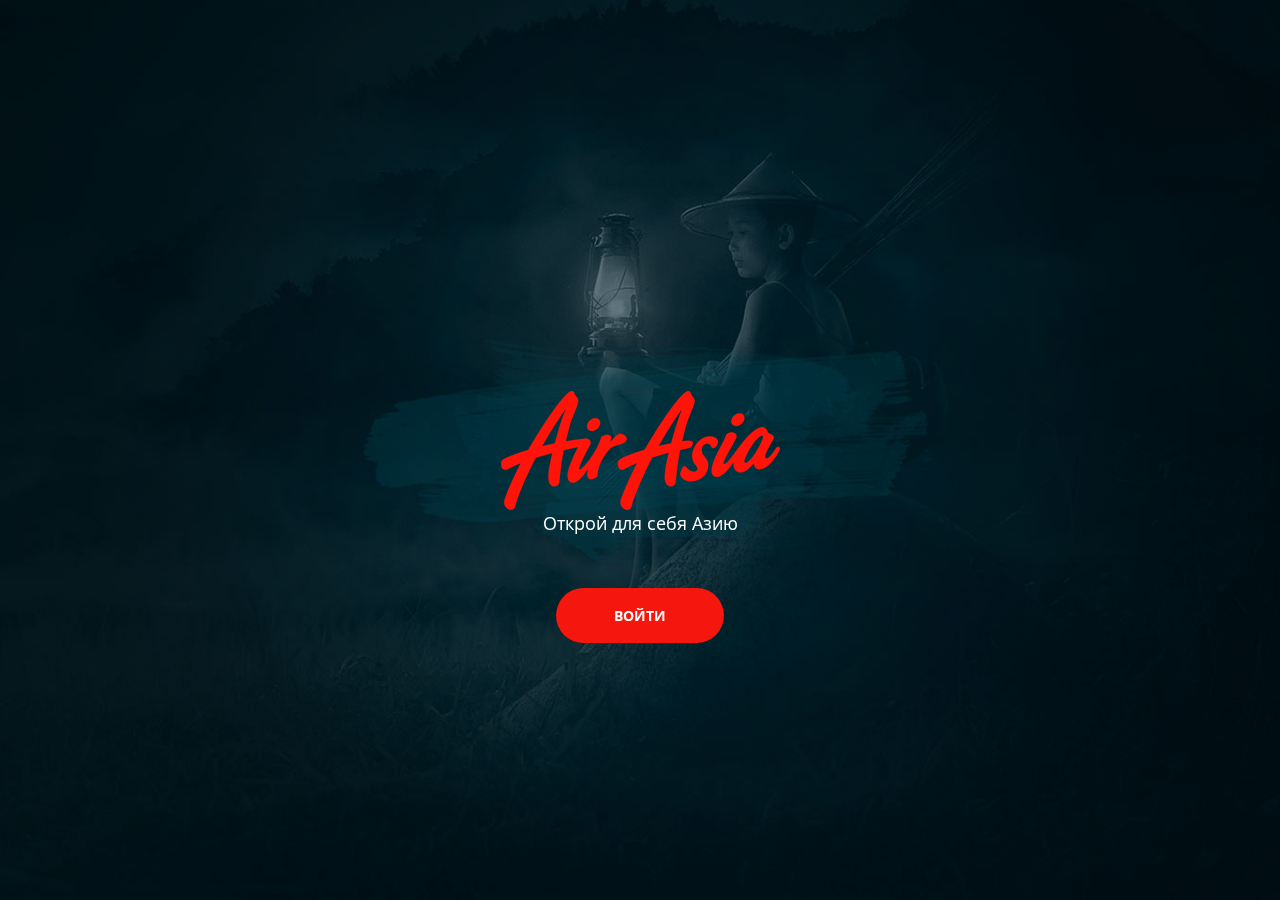
<file: index.html>
<!DOCTYPE html>
<html lang="ru">

<head>
  <meta charset="UTF-8">
  <meta http-equiv="X-UA-Compatible" content="IE=edge">
  <meta name="viewport" content="width=1200, initial-scale=1.0">
  <link rel="stylesheet" href="./style/main.css">
  <title>Air Asia — Приветственная страница</title>
</head>

<body>
  <div class="hello">
    <div class="hello__container">
      <div class="hello__central">
        <img class="hello__logo" src="./img/logo-hello.png" alt="Air Asia">
        <div class="hello__content">
          <p class="hello__text first-screen__text">Открой для себя Азию</p>
          <a href="./main.html" class="button button--hello">Войти</a>
        </div>
      </div>
    </div>
  </div>
</body>

</html>
</file>
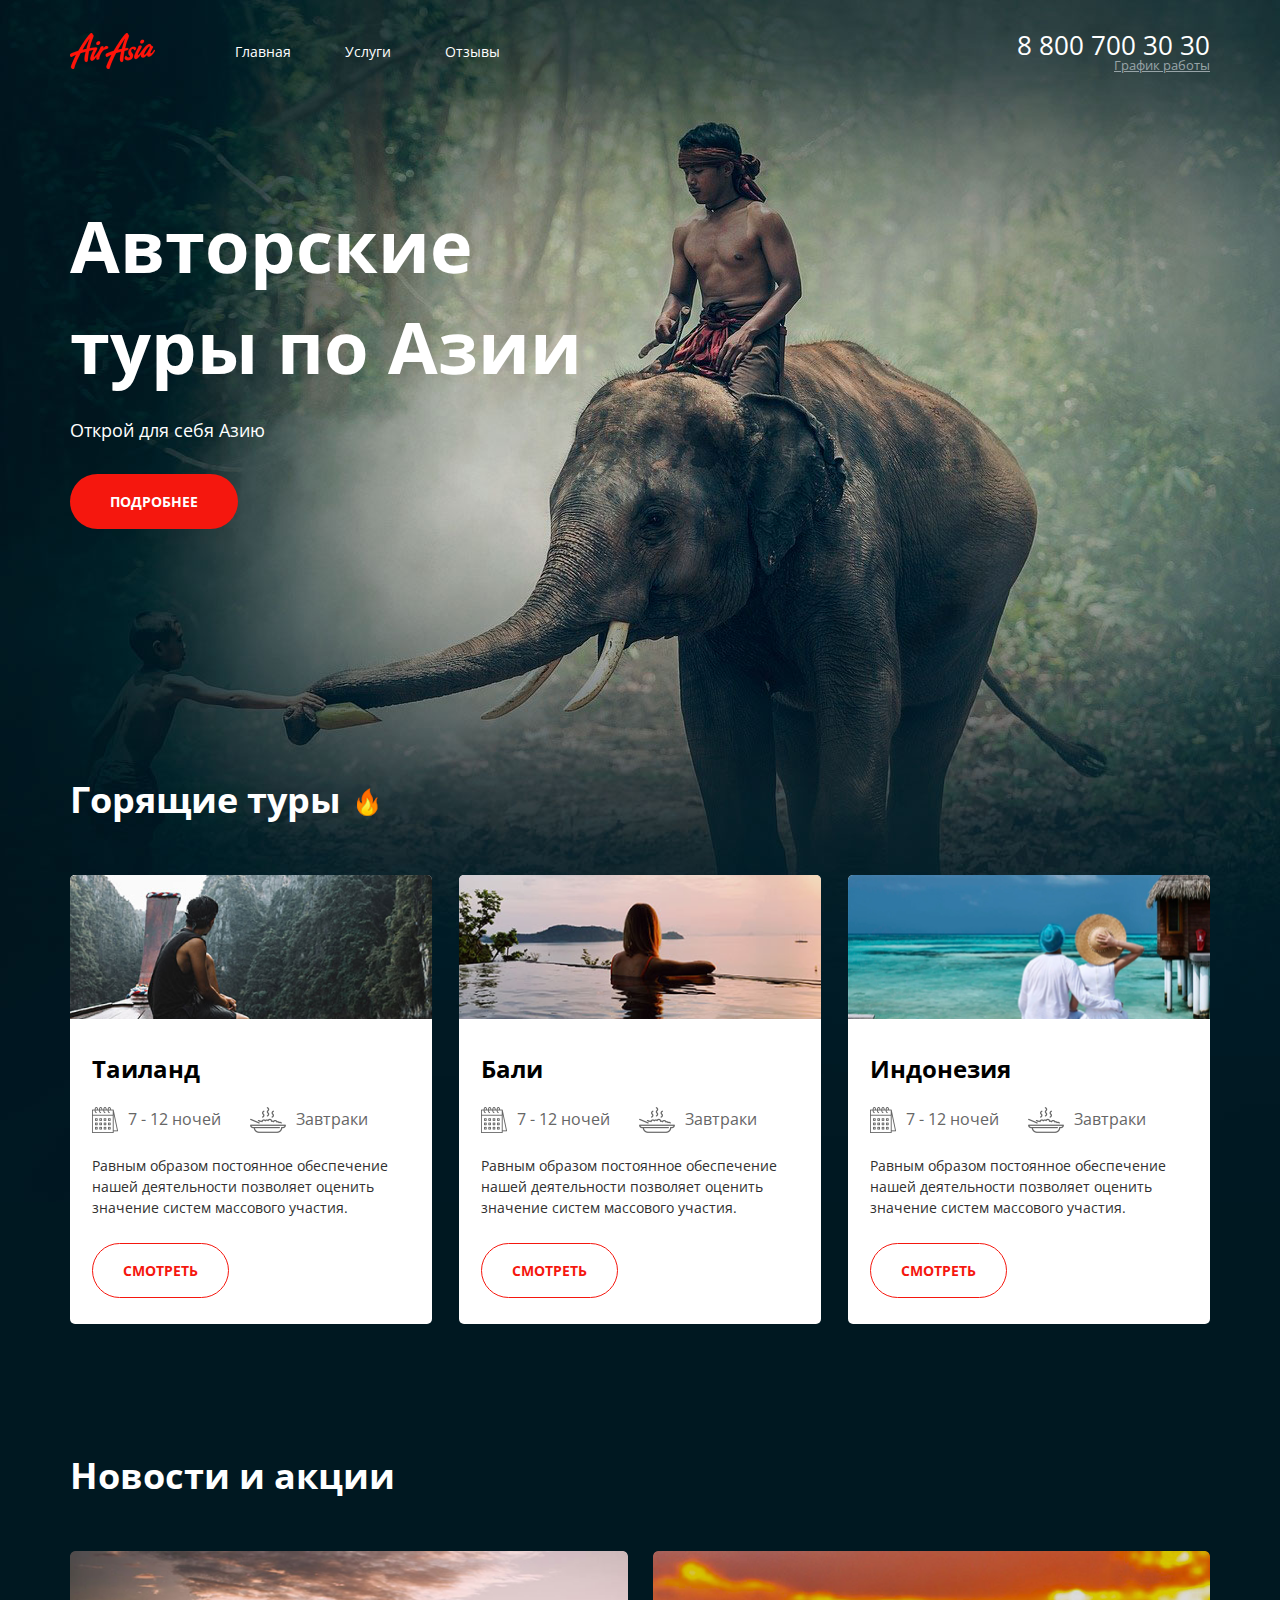
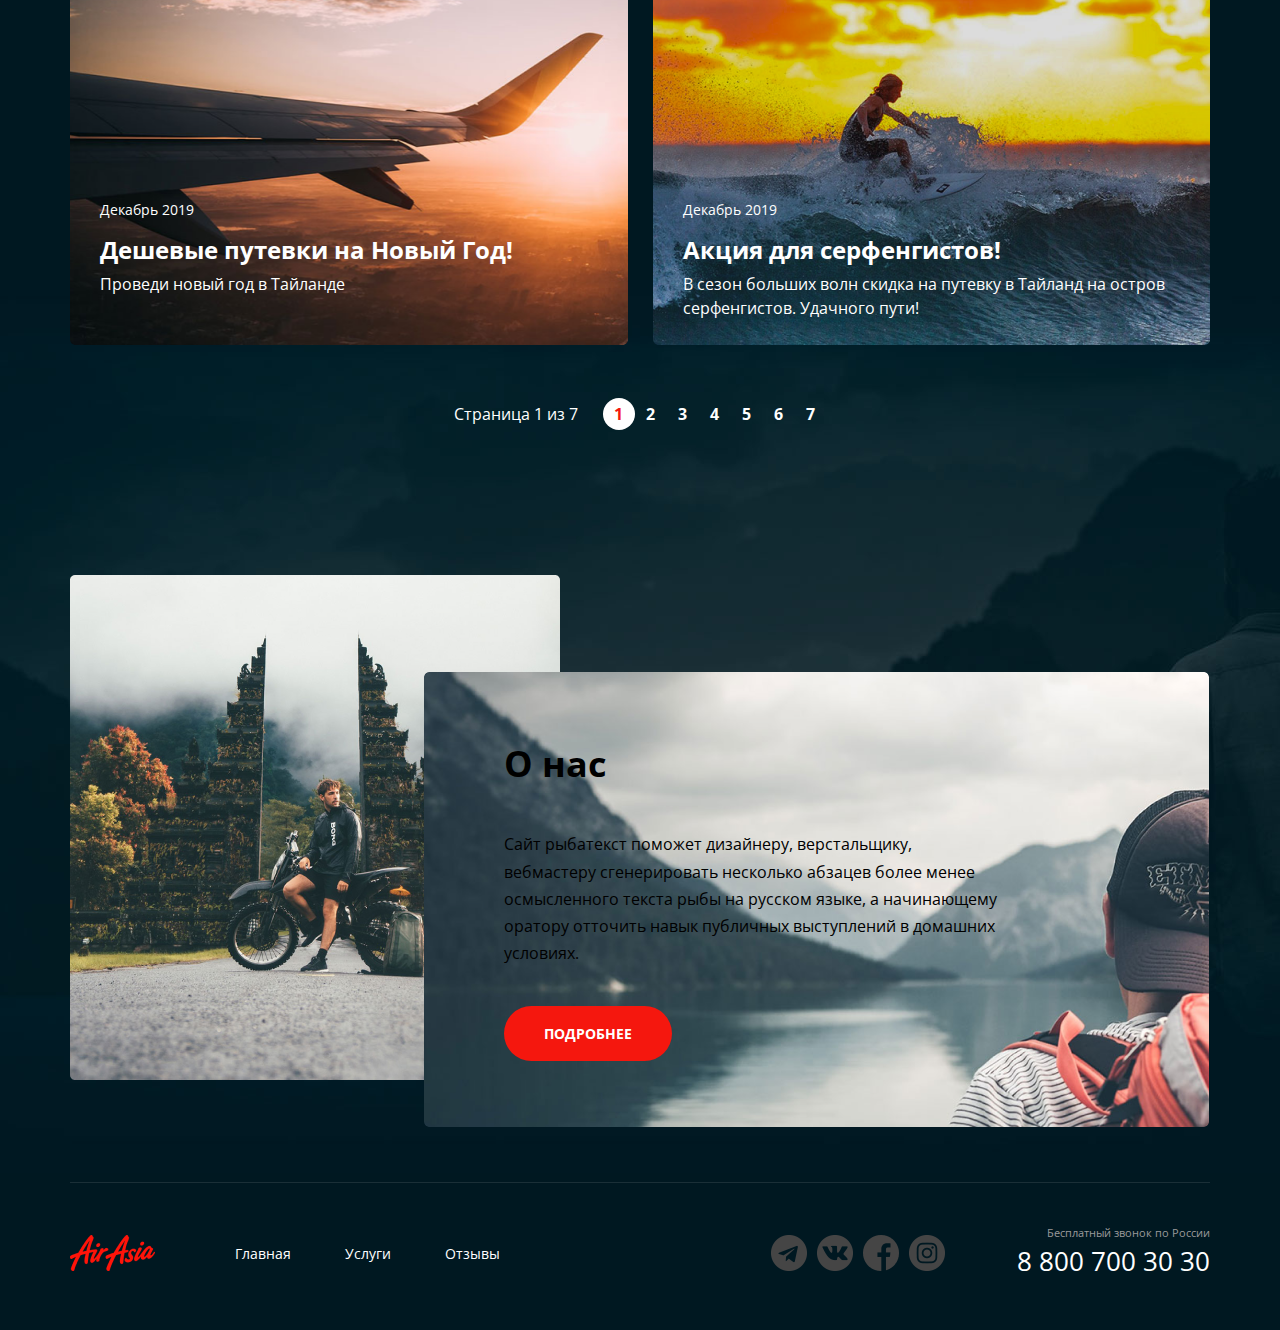
<file: main.html>
<!DOCTYPE html>
<html lang="ru">

<head>
  <meta charset="UTF-8">
  <meta http-equiv="X-UA-Compatible" content="IE=edge">
  <meta name="viewport" content="width=1200, initial-scale=1.0">
  <link rel="stylesheet" href="./style/main.css">
  <title>Air Asia</title>
</head>

<body>
  <div class="wrapper wrapper--bg--main">

    <div class="wrapper__top">

      <header class="header">
        <div class="container header__container">
          <a href="./" class="logo">
            <img src="./img/logo.png" alt="Логотип «Air Asia»" class="logo__pic">
          </a>
          <nav class="menu">
            <ul class="menu__list">
              <li class="menu__item">
                <a href="./main.html" class="menu__link">Главная</a>
              </li>
              <li class="menu__item">
                <a href="./services.html" class="menu__link">Услуги</a>
              </li>
              <li class="menu__item">
                <a href="./testimonials.html" class="menu__link">Отзывы</a>
              </li>
            </ul>
          </nav>
          <address class="contacts">
            <a href="tel:+78007003030" class="contacts__phone">8 800 700 30 30</a>
            <div class="contacts__dropdown">
              <div class="contacts__workhours">График работы</div>
              <div class="contacts__time">
                <div class="contacts__days">пн-вс: 09:00 - 20:00</div>
                <div class="contacts__lunch">Обед: 14:00-14:30</div>
              </div>
            </div>
          </address>
        </div>
      </header>

      <main class="main-content">

        <section class="first-screen">
          <div class="container first-screen__container">
            <div class="first-screen__content">
              <h1 class="first-screen__title page-title">Авторские туры по Азии</h1>
              <p class="first-screen__text">Открой для себя Азию</p>
              <a href="#" class="button">Подробнее</a>
            </div>
          </div>
        </section>

        <section class="section tours">
          <div class="container">
            <h2 class="section__title section__title--fire">Горящие туры</h2>
            <ul class="tours__list">
              <li class="tours__card offer">
                <img src="./img/river.png" alt="Река" class="offer__pic">
                <div class="offer__content">
                  <h3 class="offer__title">Таиланд</h3>
                  <ul class="offer__features">
                    <li class="offer__feature offer__feature--days">7 - 12 ночей</li>
                    <li class="offer__feature offer__feature--food">Завтраки</li>
                  </ul>
                  <p class="offer__description">
                    Равным образом постоянное обеспечение нашей деятельности позволяет оценить значение систем массового
                    участия.
                  </p>
                  <div class="offer__btn-wrapper">
                    <a href="#" class="button button--light button--small">Смотреть</a>
                  </div>
                </div>
              </li>
              <li class="tours__card offer">
                <img src="./img/pool.png" alt="Бассейн" class="offer__pic">
                <div class="offer__content">
                  <h3 class="offer__title">Бали</h3>
                  <ul class="offer__features">
                    <li class="offer__feature offer__feature--days">7 - 12 ночей</li>
                    <li class="offer__feature offer__feature--food">Завтраки</li>
                  </ul>
                  <p class="offer__description">
                    Равным образом постоянное обеспечение нашей деятельности позволяет оценить значение систем массового
                    участия.
                  </p>
                  <div class="offer__btn-wrapper">
                    <a href="#" class="button button--light button--small">Смотреть</a>
                    </>
                  </div>
              </li>
              <li class="tours__card offer">
                <img src="./img/ocean.png" alt="Океан" class="offer__pic">
                <div class="offer__content">
                  <h3 class="offer__title">Индонезия</h3>
                  <ul class="offer__features">
                    <li class="offer__feature offer__feature--days">7 - 12 ночей</li>
                    <li class="offer__feature offer__feature--food">Завтраки</li>
                  </ul>
                  <p class="offer__description">
                    Равным образом постоянное обеспечение нашей деятельности позволяет оценить значение систем массового
                    участия.
                  </p>
                  <div class="offer__btn-wrapper">
                    <a href="#" class="button button--light button--small">Смотреть</a>
                  </div>
                </div>
              </li>
            </ul>
          </div>
        </section>

        <section class="section news">
          <div class="container">
            <h2 class="section__title">Новости и акции</h2>
            <ul class="news__list">
              <li class="news__card info-card">
                <img src="./img/plane.png" alt="" class="info-card__pic">
                <div class="info-card__content">
                  <time class="info-card__date">Декабрь 2019</time>
                  <h3 class="info-card__title">Дешевые путевки на Новый Год!</h3>
                  <p class="info-card__description">Проведи новый год в Тайланде</p>
                </div>
              </li>
              <li class="news__card info-card">
                <img src="./img/surfer.png" alt="" class="info-card__pic">
                <div class="info-card__content">
                  <time class="info-card__date">Декабрь 2019</time>
                  <h3 class="info-card__title">Акция для серфенгистов!</h3>
                  <p class="info-card__description">В сезон больших волн скидка на путевку в Тайланд на остров
                    серфенгистов.
                    Удачного пути!</p>
                </div>
              </li>
            </ul>
            <div class="pagination">
              <div class="pagination__current">Страница 1 из 7</div>
              <ul class="pagination__list">
                <li class="pagination__item pagination__item--active">
                  <a href="#" class="pagination__link">1</a>
                </li>
                <li class="pagination__item">
                  <a href="#" class="pagination__link">2</a>
                </li>
                <li class="pagination__item">
                  <a href="#" class="pagination__link">3</a>
                </li>
                <li class="pagination__item">
                  <a href="#" class="pagination__link">4</a>
                </li>
                <li class="pagination__item">
                  <a href="#" class="pagination__link">5</a>
                </li>
                <li class="pagination__item">
                  <a href="#" class="pagination__link">6</a>
                </li>
                <li class="pagination__item">
                  <a href="#" class="pagination__link">7</a>
                </li>
              </ul>
            </div>
          </div>
        </section>

        <section class="section about">
          <div class="container">
            <div class="about__content">
              <div class="about__block">
                <h2 class="about__title section__title section__title--dark">О нас</h2>
                <div class="about__text">
                  <p>Сайт рыбатекст поможет дизайнеру, верстальщику, вебмастеру сгенерировать несколько
                    абзацев более менее осмысленного текста рыбы на русском языке, а начинающему оратору отточить навык
                    публичных выступлений в домашних условиях.
                  </p>
                </div>
                <a href="#" class="button">Подробнее</a>
              </div>
            </div>
          </div>
        </section>
      </main>
    </div>

    <footer class="footer-wrapper">
      <div class="container footer-wrapper__container">
        <div class="footer">
          <a href="./" class="logo">
            <img src="./img/logo.png" alt="Логотип «Air Asia»" class="logo__pic">
          </a>
          <nav class="menu">
            <ul class="menu__list">
              <li class="menu__item">
                <a href="./main.html" class="menu__link">Главная</a>
              </li>
              <li class="menu__item">
                <a href="./services.html" class="menu__link">Услуги</a>
              </li>
              <li class="menu__item">
                <a href="./testimonials.html" class="menu__link">Отзывы</a>
              </li>
            </ul>
          </nav>
          <ul class="social">
            <li class="social__item social__item--tg">
              <a href="" class="social__link"></a>
            </li>
            <li class="social__item social__item--vk">
              <a href="" class="social__link"></a>
            </li>
            <li class="social__item social__item--fb">
              <a href="" class="social__link"></a>
            </li>
            <li class="social__item social__item--inst">
              <a href="" class="social__link "></a>
            </li>
          </ul>
          <address class="contacts">
            <div class="contacts__info">Бесплатный звонок по России</div>
            <a href="tel:+78007003030" class="contacts__phone">8 800 700 30 30</a>
          </address>
        </div>
      </div class="container">
    </footer>
  </div>
</body>

</html>
</file>
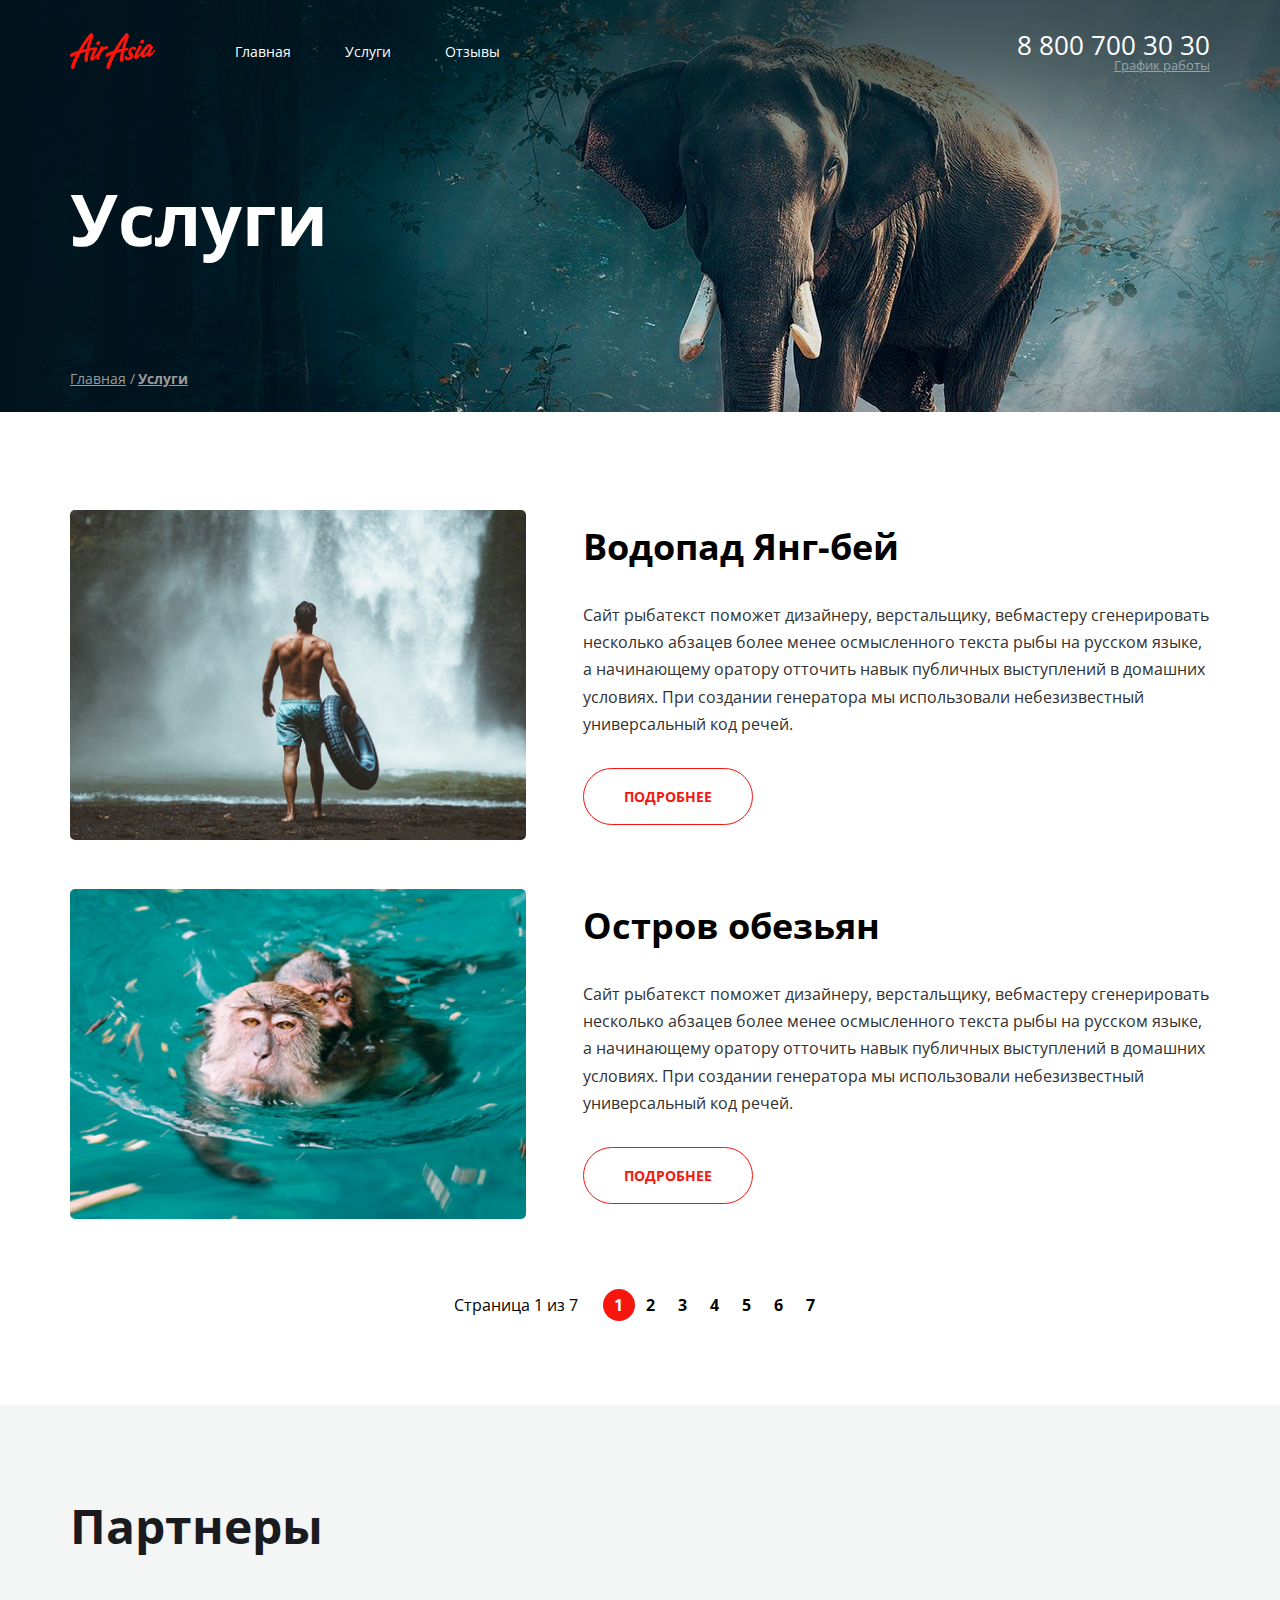
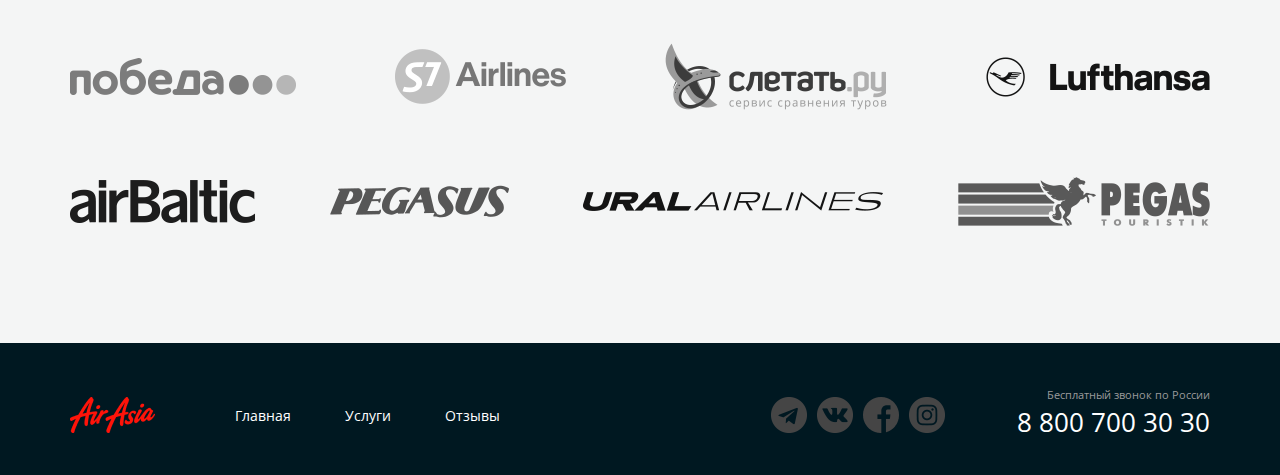
<file: services.html>
<!DOCTYPE html>
<html lang="ru">

<head>
  <meta charset="UTF-8">
  <meta http-equiv="X-UA-Compatible" content="IE=edge">
  <meta name="viewport" content="width=1200, initial-scale=1.0">
  <link rel="stylesheet" href="./style/main.css">
  <title>Air Asia — Услуги</title>
</head>

<body>
  <div class="wrapper">

    <div class="wrapper__top">

      <section class="top-line">
        <div class="container top-line__container">
          <header class="header top-line__header">
            <a href="./" class="logo">
              <img src="./img/logo.png" alt="Логотип «Air Asia»" class="logo__pic">
            </a>
            <nav class="menu">
              <ul class="menu__list">
                <li class="menu__item">
                  <a href="./main.html" class="menu__link">Главная</a>
                </li>
                <li class="menu__item">
                  <a href="./services.html" class="menu__link">Услуги</a>
                </li>
                <li class="menu__item">
                  <a href="./testimonials.html" class="menu__link">Отзывы</a>
                </li>
              </ul>
            </nav>
            <address class="contacts">
              <a href="tel:+78007003030" class="contacts__phone">8 800 700 30 30</a>
              <div class="contacts__dropdown">
                <div class="contacts__workhours">График работы</div>
                <div class="contacts__time">
                  <div class="contacts__days">пн-вс: 09:00 - 20:00</div>
                  <div class="contacts__lunch">Обед: 14:00-14:30</div>
                </div>
              </div>
            </address>
          </header>
          <h1 class="top-line__title page-title">Услуги</h1>
          <nav class="breadcrumbs">
            <ul class="breadcrumbs__list">
              <li class="breadcrumbs__item">
                <a class="breadcrumbs__link" href="./main.html">Главная</a>
              </li>
              <li class="breadcrumbs__item breadcrumbs__item--active">
                <a class="breadcrumbs__link" href="">Услуги</a>
              </li>
            </ul>
          </nav>
        </div>
      </section>

      <main class="main-content">

        <section class="section section--bg--light services">
          <div class="container">
            <ul class="services__list">
              <li class="services__item service">
                <img src="./img/waterfall.png" alt="Водопад" class="service__pic">
                <div class="service__content">
                  <h3 class="service__title">Водопад Янг-бей</h3>
                  <div class="service__text">
                    <p>
                      Сайт рыбатекст поможет дизайнеру, верстальщику, вебмастеру сгенерировать несколько абзацев более
                      менее осмысленного текста рыбы на русском языке, а начинающему оратору отточить навык публичных
                      выступлений в домашних условиях. При создании генератора мы использовали небезизвестный
                      универсальный код речей.
                    </p>
                  </div>
                  <a class="button button--light button--wider">Подробнее</a>
                </div>
              </li>
              <li class="services__item service">
                <img src="./img/monkeys.png" alt="Обезъяны" class="service__pic">
                <div class="service__content">
                  <h3 class="service__title">Остров обезьян</h3>
                  <div class="service__text">
                    <p>
                      Сайт рыбатекст поможет дизайнеру, верстальщику, вебмастеру сгенерировать несколько абзацев более
                      менее осмысленного текста рыбы на русском языке, а начинающему оратору отточить навык публичных
                      выступлений в домашних условиях. При создании генератора мы использовали небезизвестный
                      универсальный код речей.
                    </p>
                  </div>
                  <a class="button button--light button--wider">Подробнее</a>
                </div>
              </li>
            </ul>
            <div class="pagination pagination--dark">
              <div class="pagination__current">Страница 1 из 7</div>
              <ul class="pagination__list">
                <li class="pagination__item pagination__item--active">
                  <a href="#" class="pagination__link">1</a>
                </li>
                <li class="pagination__item">
                  <a href="#" class="pagination__link">2</a>
                </li>
                <li class="pagination__item">
                  <a href="#" class="pagination__link">3</a>
                </li>
                <li class="pagination__item">
                  <a href="#" class="pagination__link">4</a>
                </li>
                <li class="pagination__item">
                  <a href="#" class="pagination__link">5</a>
                </li>
                <li class="pagination__item">
                  <a href="#" class="pagination__link">6</a>
                </li>
                <li class="pagination__item">
                  <a href="#" class="pagination__link">7</a>
                </li>
              </ul>
            </div>
          </div>
        </section>

        <section class="section section--bg--gray partners">
          <div class="container">
            <h2 class="partners__title section__title section__title--blue">Партнеры</h2>
            <ul class="partners__list">
              <li class="partners__item">
                <a href="#" class="partners__link">
                  <img src="./img/pobeda.png" alt="Победа">
                </a>
              </li>
              <li class="partners__item">
                <a href="#" class="partners__link">
                  <img src="./img/s7.png" alt="S7">
                </a>
              </li>
              <li class="partners__item">
                <a href="#" class="partners__link">
                  <img src="./img/lets-fly.png" alt="Слетать">
                </a>
              </li>
              <li class="partners__item">
                <a href="#" class="partners__link">
                  <img src="./img/lufthansa.png" alt="Lufthansa">
                </a>
              </li>
              <li class="partners__item">
                <a href="#" class="partners__link">
                  <img src="./img/airbaltic.png" alt="Air Baltic">
                </a>
              </li>
              <li class="partners__item">
                <a href="#" class="partners__link">
                  <img src="./img/pegasus.png" alt="Pegasus">
                </a>
              </li>
              <li class="partners__item">
                <a href="#" class="partners__link">
                  <img src="./img/ural.png" alt="Ural Airlines">
                </a>
              </li>
              <li class="partners__item">
                <a href="#" class="partners__link">
                  <img src="./img/pegas.png" alt="Pegas">
                </a>
              </li>
            </ul>
          </div>
        </section>
      </main>
    </div>

    <footer class="footer-wrapper">
      <div class="container">
        <div class="footer footer--inner">
          <a href="./" class="logo">
            <img src="./img/logo.png" alt="Логотип «Air Asia»" class="logo__pic">
          </a>
          <nav class="menu">
            <ul class="menu__list">
              <li class="menu__item">
                <a href="./main.html" class="menu__link">Главная</a>
              </li>
              <li class="menu__item">
                <a href="./services.html" class="menu__link">Услуги</a>
              </li>
              <li class="menu__item">
                <a href="./testimonials.html" class="menu__link">Отзывы</a>
              </li>
            </ul>
          </nav>
          <ul class="social">
            <li class="social__item social__item--tg">
              <a href="" class="social__link"></a>
            </li>
            <li class="social__item social__item--vk">
              <a href="" class="social__link"></a>
            </li>
            <li class="social__item social__item--fb">
              <a href="" class="social__link"></a>
            </li>
            <li class="social__item social__item--inst">
              <a href="" class="social__link "></a>
            </li>
          </ul>
          <address class="contacts">
            <div class="contacts__info">Бесплатный звонок по России</div>
            <a href="tel:+78007003030" class="contacts__phone">8 800 700 30 30</a>
          </address>
        </div>
      </div class="container">
    </footer>
  </div>
</body>

</html>
</file>
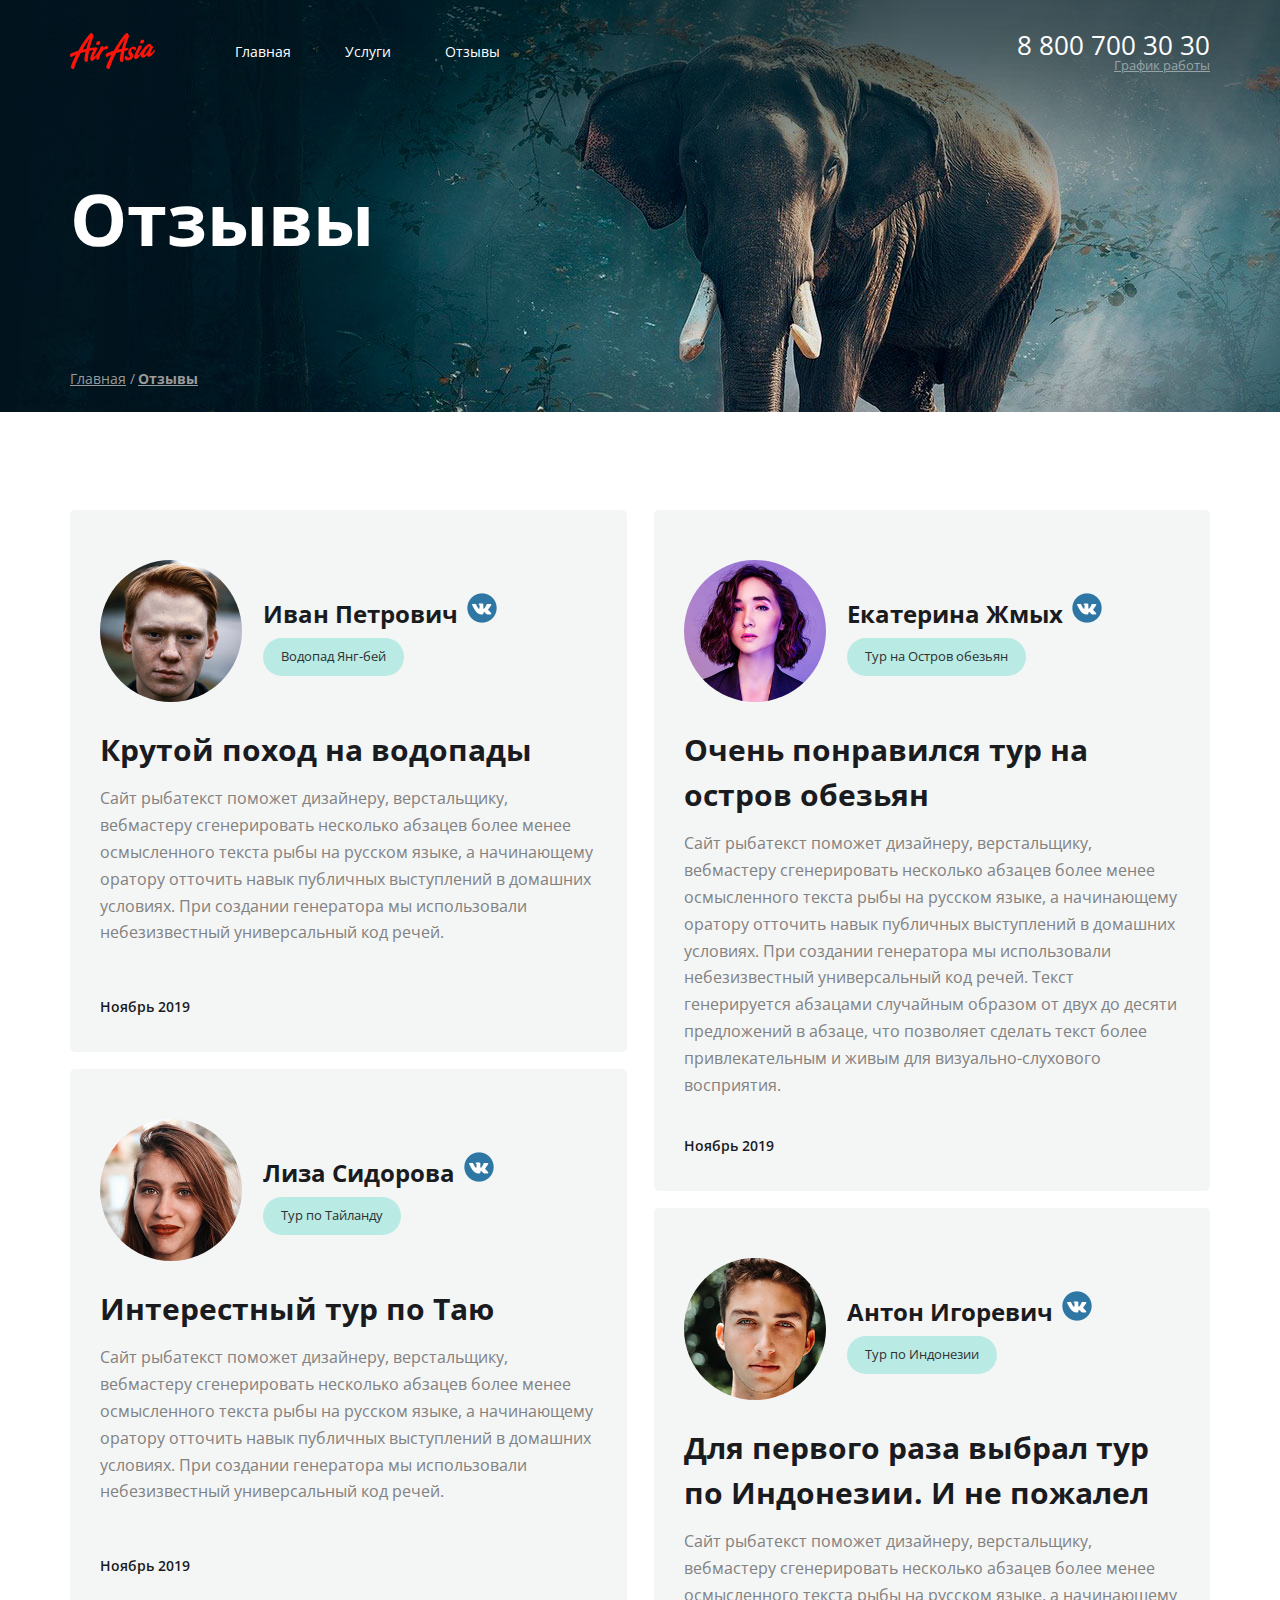
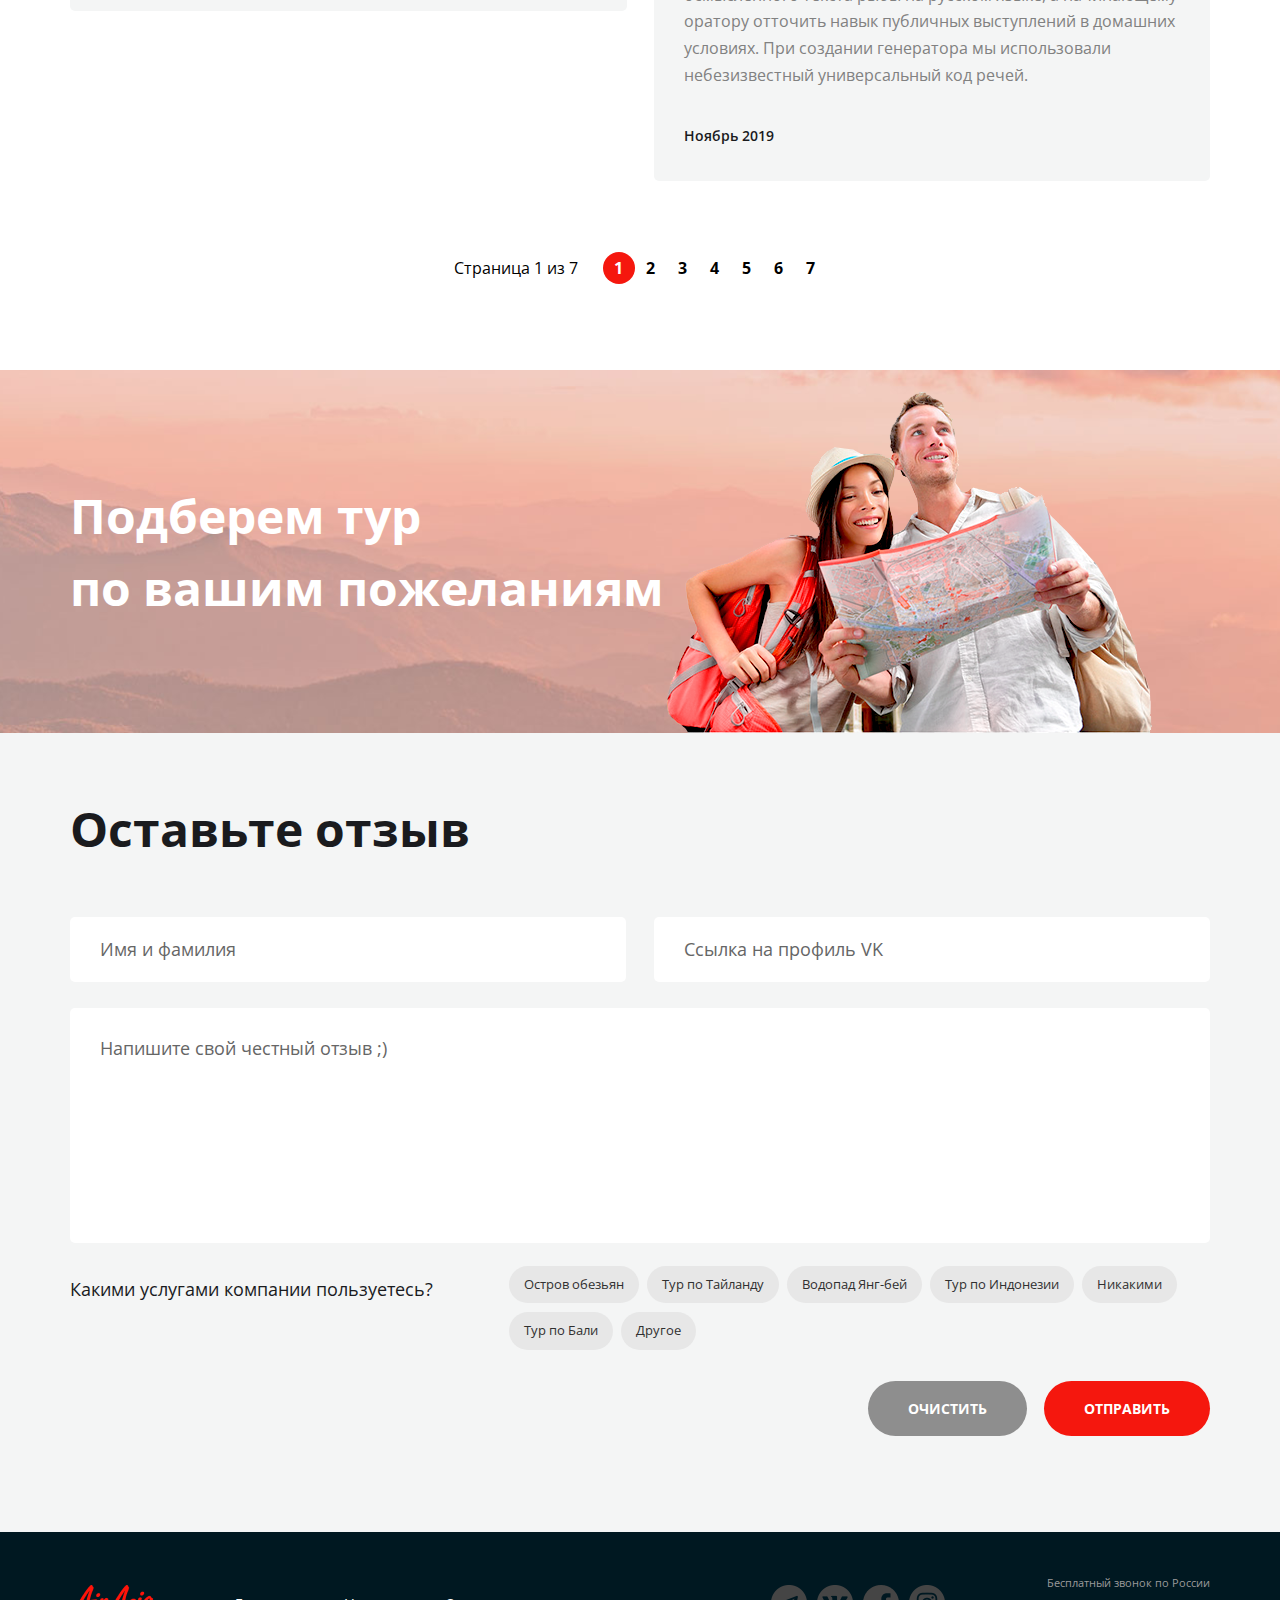
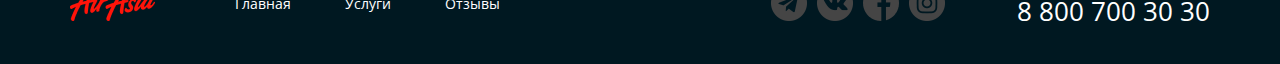
<file: testimonials.html>
<!DOCTYPE html>
<html lang="ru">

<head>
  <meta charset="UTF-8">
  <meta http-equiv="X-UA-Compatible" content="IE=edge">
  <meta name="viewport" content="width=1200, initial-scale=1.0">
  <link rel="stylesheet" href="./style/main.css">
  <title>Air Asia — Отзывы</title>
</head>

<body>
  <div class="wrapper">

    <div class="wrapper__top">

      <section class="top-line">
        <div class="container top-line__container">
          <header class="header top-line__header">
            <a href="./" class="logo">
              <img src="./img/logo.png" alt="Логотип «Air Asia»" class="logo__pic">
            </a>
            <nav class="menu">
              <ul class="menu__list">
                <li class="menu__item">
                  <a href="./main.html" class="menu__link">Главная</a>
                </li>
                <li class="menu__item">
                  <a href="./services.html" class="menu__link">Услуги</a>
                </li>
                <li class="menu__item">
                  <a href="./testimonials.html" class="menu__link">Отзывы</a>
                </li>
              </ul>
            </nav>
            <address class="contacts">
              <a href="tel:+78007003030" class="contacts__phone">8 800 700 30 30</a>
              <div class="contacts__dropdown">
                <div class="contacts__workhours">График работы</div>
                <div class="contacts__time">
                  <div class="contacts__days">пн-вс: 09:00 - 20:00</div>
                  <div class="contacts__lunch">Обед: 14:00-14:30</div>
                </div>
              </div>
            </address>
          </header>
          <h1 class="top-line__title page-title">Отзывы</h1>
          <nav class="breadcrumbs">
            <ul class="breadcrumbs__list">
              <li class="breadcrumbs__item">
                <a class="breadcrumbs__link" href="./main.html">Главная</a>
              </li>
              <li class="breadcrumbs__item breadcrumbs__item--active">
                <a class="breadcrumbs__link" href="">Отзывы</a>
              </li>
            </ul>
          </nav>
        </div>
      </section>

      <main class="main-content">

        <section class="section section--bg--light testimonials">
          <div class="container">
            <ul class="testimonials__list">
              <li class="testimonials__item testimonial">
                <div class="testimonial__client">
                  <img src="./img/ginger.jpg" alt="Аватар" class="testimonial__avatar">
                  <div class="testimonial__info">
                    <a href="#" class="testimonial__name">Иван Петрович</a>
                    <div class="testimonial__tour">Водопад Янг-бей</div>
                  </div>
                </div>
                <div class="testimonial__content">
                  <h3 class="testimonial__title">Крутой поход на водопады</h3>
                  <div class="testimonial__text">
                    <p>
                      Сайт рыбатекст поможет дизайнеру, верстальщику, вебмастеру сгенерировать несколько абзацев более
                      менее осмысленного текста рыбы на русском языке, а начинающему оратору отточить навык публичных
                      выступлений в домашних условиях. При создании генератора мы использовали небезизвестный
                      универсальный код речей.
                    </p>
                  </div>
                  <time class="testimonial__date">Ноябрь 2019</time>
                </div>
              </li>
              <li class="testimonials__item testimonial">
                <div class="testimonial__client">
                  <img src="./img/liza.jpg" alt="Аватар" class="testimonial__avatar">
                  <div class="testimonial__info">
                    <a href="#" class="testimonial__name">Лиза Сидорова</a>
                    <div class="testimonial__tour">Тур по Тайланду</div>
                  </div>
                </div>
                <div class="testimonial__content">
                  <h3 class="testimonial__title">Интерестный тур по Таю</h3>
                  <div class="testimonial__text">
                    <p>
                      Сайт рыбатекст поможет дизайнеру, верстальщику, вебмастеру сгенерировать несколько абзацев более
                      менее осмысленного текста рыбы на русском языке, а начинающему оратору отточить навык публичных
                      выступлений в домашних условиях. При создании генератора мы использовали небезизвестный
                      универсальный код речей.
                    </p>
                  </div>
                  <time class="testimonial__date">Ноябрь 2019</time>
                </div>
              </li>
              <li class="testimonials__item testimonial">
                <div class="testimonial__client">
                  <img src="./img/girl.jpg" alt="Аватар" class="testimonial__avatar">
                  <div class="testimonial__info">
                    <a href="#" class="testimonial__name">Екатерина Жмых</a>
                    <div class="testimonial__tour">Тур на Остров обезьян</div>
                  </div>
                </div>
                <div class="testimonial__content">
                  <h3 class="testimonial__title">Очень понравился тур на остров обезьян</h3>
                  <div class="testimonial__text">
                    <p>
                      Сайт рыбатекст поможет дизайнеру, верстальщику, вебмастеру сгенерировать несколько абзацев более
                      менее осмысленного текста рыбы на русском языке, а начинающему оратору отточить навык публичных
                      выступлений в домашних условиях. При создании генератора мы использовали небезизвестный
                      универсальный код речей. Текст генерируется абзацами случайным образом от двух до десяти
                      предложений в абзаце, что позволяет сделать текст более привлекательным и живым для
                      визуально-слухового восприятия.
                    </p>
                  </div>
                  <time class="testimonial__date">Ноябрь 2019</time>
                </div>
              </li>
              <li class="testimonials__item testimonial">
                <div class="testimonial__client">
                  <img src="./img/guy.jpg" alt="Аватар" class="testimonial__avatar">
                  <div class="testimonial__info">
                    <a href="#" class="testimonial__name">Антон Игоревич</a>
                    <div class="testimonial__tour">Тур по Индонезии</div>
                  </div>
                </div>
                <div class="testimonial__content">
                  <h3 class="testimonial__title">Для первого раза выбрал тур по Индонезии. И не пожалел</h3>
                  <div class="testimonial__text">
                    <p>
                      Сайт рыбатекст поможет дизайнеру, верстальщику, вебмастеру сгенерировать несколько абзацев более
                      менее осмысленного текста рыбы на русском языке, а начинающему оратору отточить навык публичных
                      выступлений в домашних условиях. При создании генератора мы использовали небезизвестный
                      универсальный код речей.
                    </p>
                  </div>
                  <time class="testimonial__date">Ноябрь 2019</time>
                </div>
              </li>
            </ul>
            <div class="pagination pagination--dark">
              <div class="pagination__current">Страница 1 из 7</div>
              <ul class="pagination__list">
                <li class="pagination__item pagination__item--active">
                  <a href="#" class="pagination__link">1</a>
                </li>
                <li class="pagination__item">
                  <a href="#" class="pagination__link">2</a>
                </li>
                <li class="pagination__item">
                  <a href="#" class="pagination__link">3</a>
                </li>
                <li class="pagination__item">
                  <a href="#" class="pagination__link">4</a>
                </li>
                <li class="pagination__item">
                  <a href="#" class="pagination__link">5</a>
                </li>
                <li class="pagination__item">
                  <a href="#" class="pagination__link">6</a>
                </li>
                <li class="pagination__item">
                  <a href="#" class="pagination__link">7</a>
                </li>
              </ul>
            </div>
          </div>
        </section>

        <section class="section banner">
          <div class="container">
            <div class="banner__content">
              <h2 class="section__title section__title--light banner__title">Подберем тур<br>по вашим пожеланиям</h2>
            </div>
          </div>
        </section>

        <section class="section section--bg--gray feedback">
          <div class="container">
            <h2 class="section__title section__title--blue feedback__title">Оставьте отзыв</h2>
            <form class="feedback__form" method="post">
              <input class="feedback__text-input feedback__name" type="text" name="name" placeholder="Имя и фамилия">
              <input class="feedback__text-input feedback__link" type="text" name="link"
                placeholder="Ссылка на профиль VK">
              <textarea class="feedback__text-input feedback__textarea" name="testimonial"
                placeholder="Напишите свой честный отзыв ;)"></textarea>
              <div class="feedback__services">
                <div class="feedback__question">Какими услугами компании пользуетесь?</div>

                <div class="feedback__var">
                  <input class="feedback__check" type="checkbox" name="monkeys" id="monkeys">
                  <label class="feedback__label" for="monkeys">Остров обезьян</label>

                  <input class="feedback__check" type="checkbox" name="thai" id="thai">
                  <label class="feedback__label" for="thai">Тур по Тайланду</label>

                  <input class="feedback__check" type="checkbox" name="waterfall" id="waterfall">
                  <label class="feedback__label" for="waterfall">Водопад Янг-бей</label>

                  <input class="feedback__check" type="checkbox" name="indo" id="indo">
                  <label class="feedback__label" for="indo">Тур по Индонезии</label>

                  <input class="feedback__check" type="checkbox" name="nothing" id="nothing">
                  <label class="feedback__label" for="nothing">Никакими</label>

                  <input class="feedback__check" type="checkbox" name="bali" id="bali">
                  <label class="feedback__label" for="bali">Тур по Бали</label>

                  <input class="feedback__check" type="checkbox" name="other" id="other">
                  <label class="feedback__label" for="other">Другое</label>
                </div>
              </div>
              <div class="feedback__btn-wrapper">
                <button class="feedback__btn button button--dark" type="reset">Очистить</button>
                <button class="feedback__btn button" type="submit">Отправить</button>
              </div>
            </form>
          </div>
        </section>
      </main>
    </div>

    <footer class="footer-wrapper">
      <div class="container">
        <div class="footer footer--inner">
          <a href="./" class="logo">
            <img src="./img/logo.png" alt="Логотип «Air Asia»" class="logo__pic">
          </a>
          <nav class="menu">
            <ul class="menu__list">
              <li class="menu__item">
                <a href="./main.html" class="menu__link">Главная</a>
              </li>
              <li class="menu__item">
                <a href="./services.html" class="menu__link">Услуги</a>
              </li>
              <li class="menu__item">
                <a href="./testimonials.html" class="menu__link">Отзывы</a>
              </li>
            </ul>
          </nav>
          <ul class="social">
            <li class="social__item social__item--tg">
              <a href="" class="social__link"></a>
            </li>
            <li class="social__item social__item--vk">
              <a href="" class="social__link"></a>
            </li>
            <li class="social__item social__item--fb">
              <a href="" class="social__link"></a>
            </li>
            <li class="social__item social__item--inst">
              <a href="" class="social__link "></a>
            </li>
          </ul>
          <address class="contacts">
            <div class="contacts__info">Бесплатный звонок по России</div>
            <a href="tel:+78007003030" class="contacts__phone">8 800 700 30 30</a>
          </address>
        </div>
      </div class="container">
    </footer>
  </div>
</body>

</html>
</file>
<file: style/main.css>
@import url("./base/fonts.css");
@import url("./base/normalize.css");
@import url("./base/base.css");

@import url("./blocks/wrapper.css");
@import url("./blocks/header.css");
@import url("./blocks/top-line.css");
@import url("./blocks/logo.css");
@import url("./blocks/menu.css");
@import url("./blocks/contacts.css");
@import url("./blocks/first-screen.css");
@import url("./blocks/hello.css");
@import url("./blocks/page-title.css");
@import url("./blocks/breadcrumbs.css");
@import url("./blocks/button.css");
@import url("./blocks/section.css");
@import url("./blocks/tours.css");
@import url("./blocks/offer.css");
@import url("./blocks/services.css");
@import url("./blocks/service.css");
@import url("./blocks/testimonials.css");
@import url("./blocks/testimonial.css");
@import url("./blocks/banner.css");
@import url("./blocks/partners.css");
@import url("./blocks/feedback.css");
@import url("./blocks/news.css");
@import url("./blocks/info-card.css");
@import url("./blocks/pagination.css");
@import url("./blocks/about.css");
@import url("./blocks/footer-wrapper.css");
@import url("./blocks/footer.css");
@import url("./blocks/social.css");
</file>
